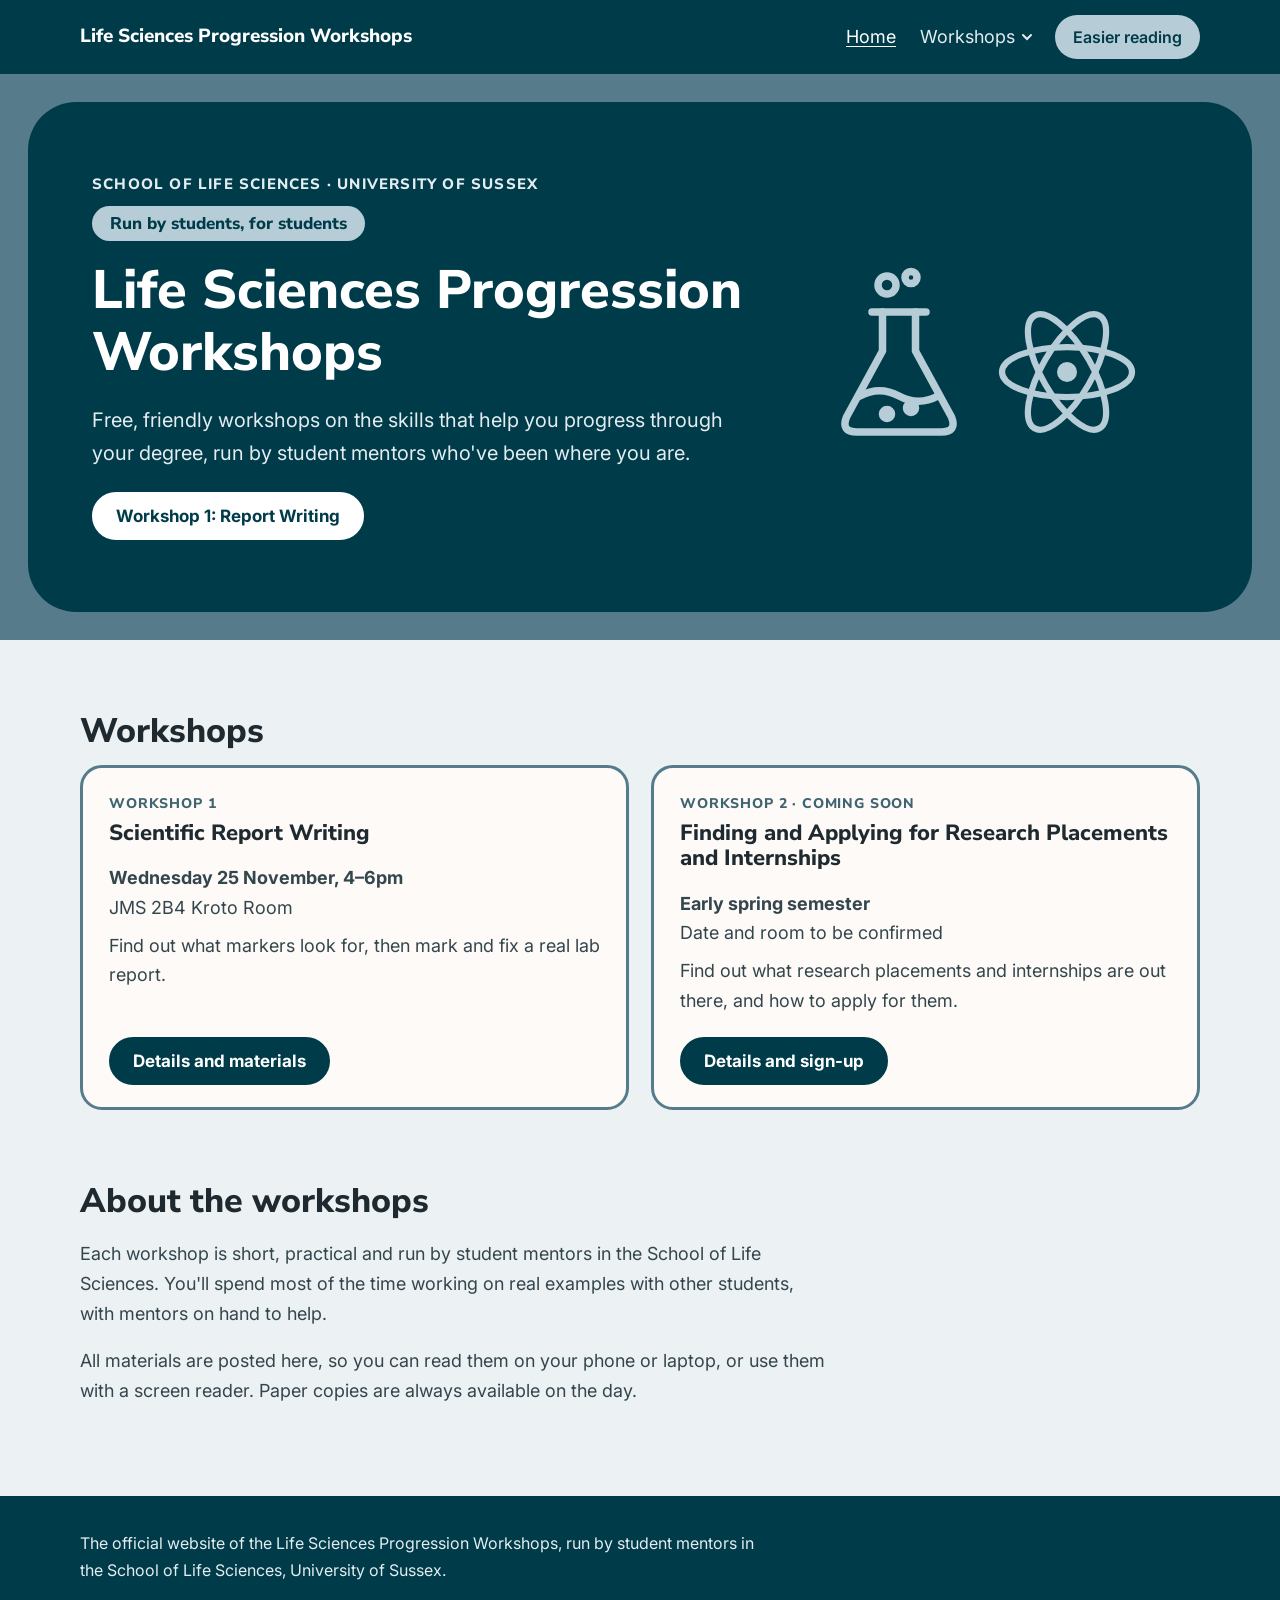
<file: index.html>
<!DOCTYPE html>
<html lang="en-GB">
<head>
<meta charset="utf-8">
<meta name="viewport" content="width=device-width, initial-scale=1">
<title>Life Sciences Progression Workshops</title>
<meta name="description" content="The official website of the Life Sciences Progression Workshops: free workshops run by students, for students, in the School of Life Sciences at the University of Sussex.">
<link rel="preconnect" href="https://fonts.googleapis.com">
<link rel="preconnect" href="https://fonts.gstatic.com" crossorigin>
<link rel="stylesheet" href="https://fonts.googleapis.com/css2?family=Inter:wght@400;600;700&family=Nunito+Sans:wght@700;800&display=swap">
<link rel="stylesheet" href="/assets/style.css">
</head>
<body>
<a class="skip" href="#main">Skip to content</a>

<header class="topbar">
  <div class="wrap">
    <a class="brand" href="/">Life Sciences Progression Workshops</a>
    <nav aria-label="Main">
      <a href="/" aria-current="page">Home</a>
      <div class="menu">
        <button class="menu-btn" type="button" aria-expanded="false" aria-controls="ws-menu">Workshops <svg aria-hidden="true" width="12" height="12" viewBox="0 0 12 12"><path d="M2 4l4 4 4-4" fill="none" stroke="currentColor" stroke-width="2" stroke-linecap="round"/></svg></button>
        <ul class="menu-list" id="ws-menu" hidden>
          <li><a href="/workshop-1/"><span class="m-num">Workshop 1</span><span class="m-focus">Scientific Report Writing</span></a></li>
          <li><a href="/workshop-2/"><span class="m-num">Workshop 2</span><span class="m-focus">Research Placements and Internships</span></a></li>
        </ul>
      </div>
      <button class="reading-toggle" id="reading" type="button" aria-pressed="false">Easier reading</button>
    </nav>
  </div>
</header>

<main id="main">
  <section class="hero" aria-labelledby="title">
    <div class="hero-panel">
      <div>
        <p class="eyebrow">School of Life Sciences · University of Sussex</p>
        <p class="pill">Run by students, for students</p>
        <h1 id="title">Life Sciences Progression Workshops</h1>
        <p class="lead" style="color:var(--on-dark)">Free, friendly workshops on the skills that help you progress through your degree, run by student mentors who've been where you are.</p>
        <div class="btns">
          <a class="btn" href="/workshop-1/">Workshop 1: Report Writing</a>
        </div>
      </div>
      <div class="hero-art" aria-hidden="true">
        <svg viewBox="0 0 100 120" fill="none" stroke="#B6CCD6" stroke-width="5" stroke-linecap="round" stroke-linejoin="round"><circle cx="42" cy="12" r="6"/><circle cx="58" cy="7" r="4"/><path d="M32 30 H68"/><path d="M39 30 V56 L15 100 Q11 110 22 110 H78 Q89 110 85 100 L61 56 V30"/><path d="M24 86 Q37 79 50 86 T76 86"/><circle cx="42" cy="98" r="3" fill="#B6CCD6"/><circle cx="58" cy="94" r="3" fill="#B6CCD6"/></svg>
        <svg viewBox="0 0 120 120" fill="none" stroke="#B6CCD6" stroke-width="5"><ellipse cx="60" cy="60" rx="52" ry="20"/><ellipse cx="60" cy="60" rx="52" ry="20" transform="rotate(60 60 60)"/><ellipse cx="60" cy="60" rx="52" ry="20" transform="rotate(-60 60 60)"/><circle cx="60" cy="60" r="8" fill="#B6CCD6" stroke="none"/></svg>
      </div>
    </div>
  </section>

  <section class="band" aria-labelledby="workshops">
    <div class="wrap">
      <h2 id="workshops">Workshops</h2>
      <div class="cards">
        <article class="card">
          <p class="tag">Workshop 1</p>
          <h3>Scientific Report Writing</h3>
          <p><b>Wednesday 25 November, 4–6pm</b><br>JMS 2B4 Kroto Room</p>
          <p>Find out what markers look for, then mark and fix a real lab report.</p>
          <div class="btns">
            <a class="btn dark" href="/workshop-1/">Details and materials</a>
          </div>
        </article>
        <article class="card">
          <p class="tag">Workshop 2 · Coming soon</p>
          <h3>Finding and Applying for Research Placements and Internships</h3>
          <p><b>Early spring semester</b><br>Date and room to be confirmed</p>
          <p>Find out what research placements and internships are out there, and how to apply for them.</p>
          <div class="btns">
            <a class="btn dark" href="/workshop-2/">Details and sign-up</a>
          </div>
        </article>
      </div>
    </div>
  </section>

  <section class="band" aria-labelledby="about">
    <div class="wrap">
      <h2 id="about">About the workshops</h2>
      <p>Each workshop is short, practical and run by student mentors in the School of Life Sciences. You'll spend most of the time working on real examples with other students, with mentors on hand to help.</p>
      <p>All materials are posted here, so you can read them on your phone or laptop, or use them with a screen reader. Paper copies are always available on the day.</p>
    </div>
  </section>
</main>

<footer>
  <div class="wrap">
    <p>The official website of the Life Sciences Progression Workshops, run by student mentors in the School of Life Sciences, University of Sussex.</p>
  </div>
</footer>
<script src="/assets/site.js"></script>
</body>
</html>
</file>
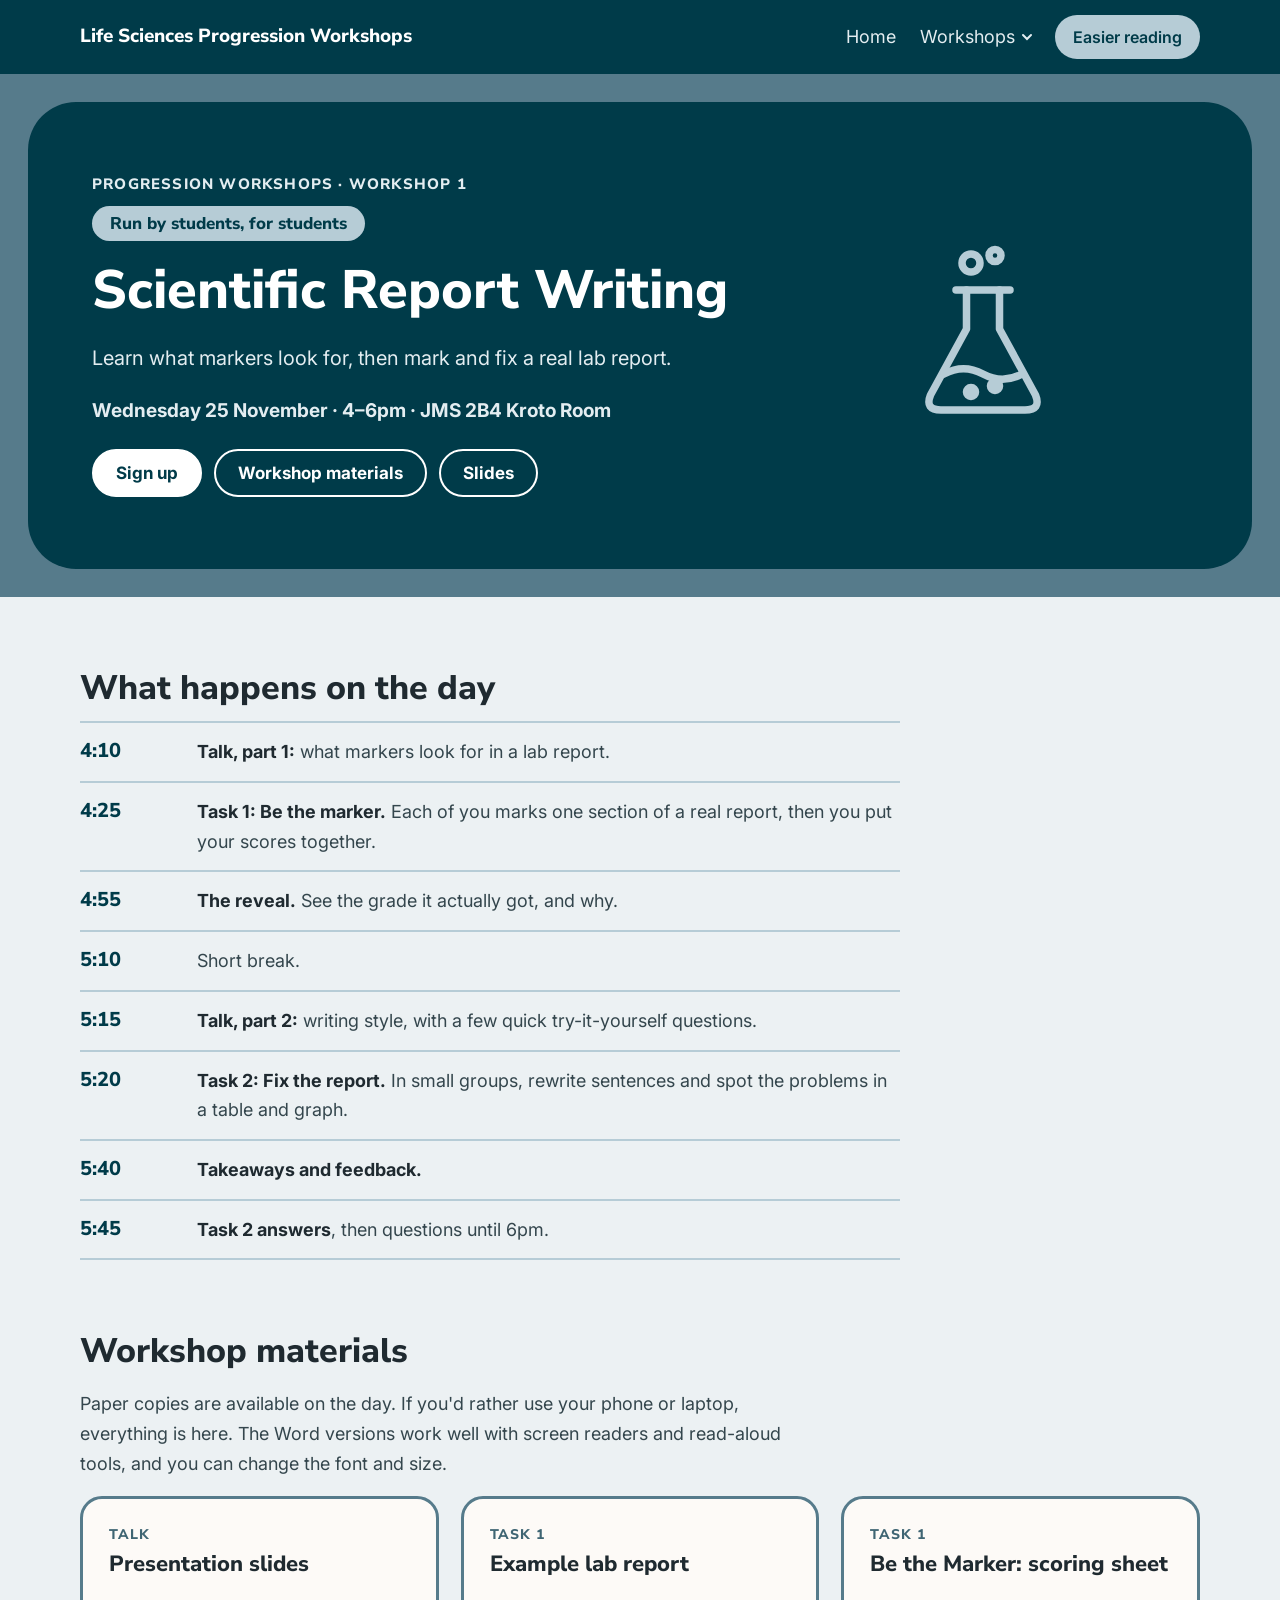
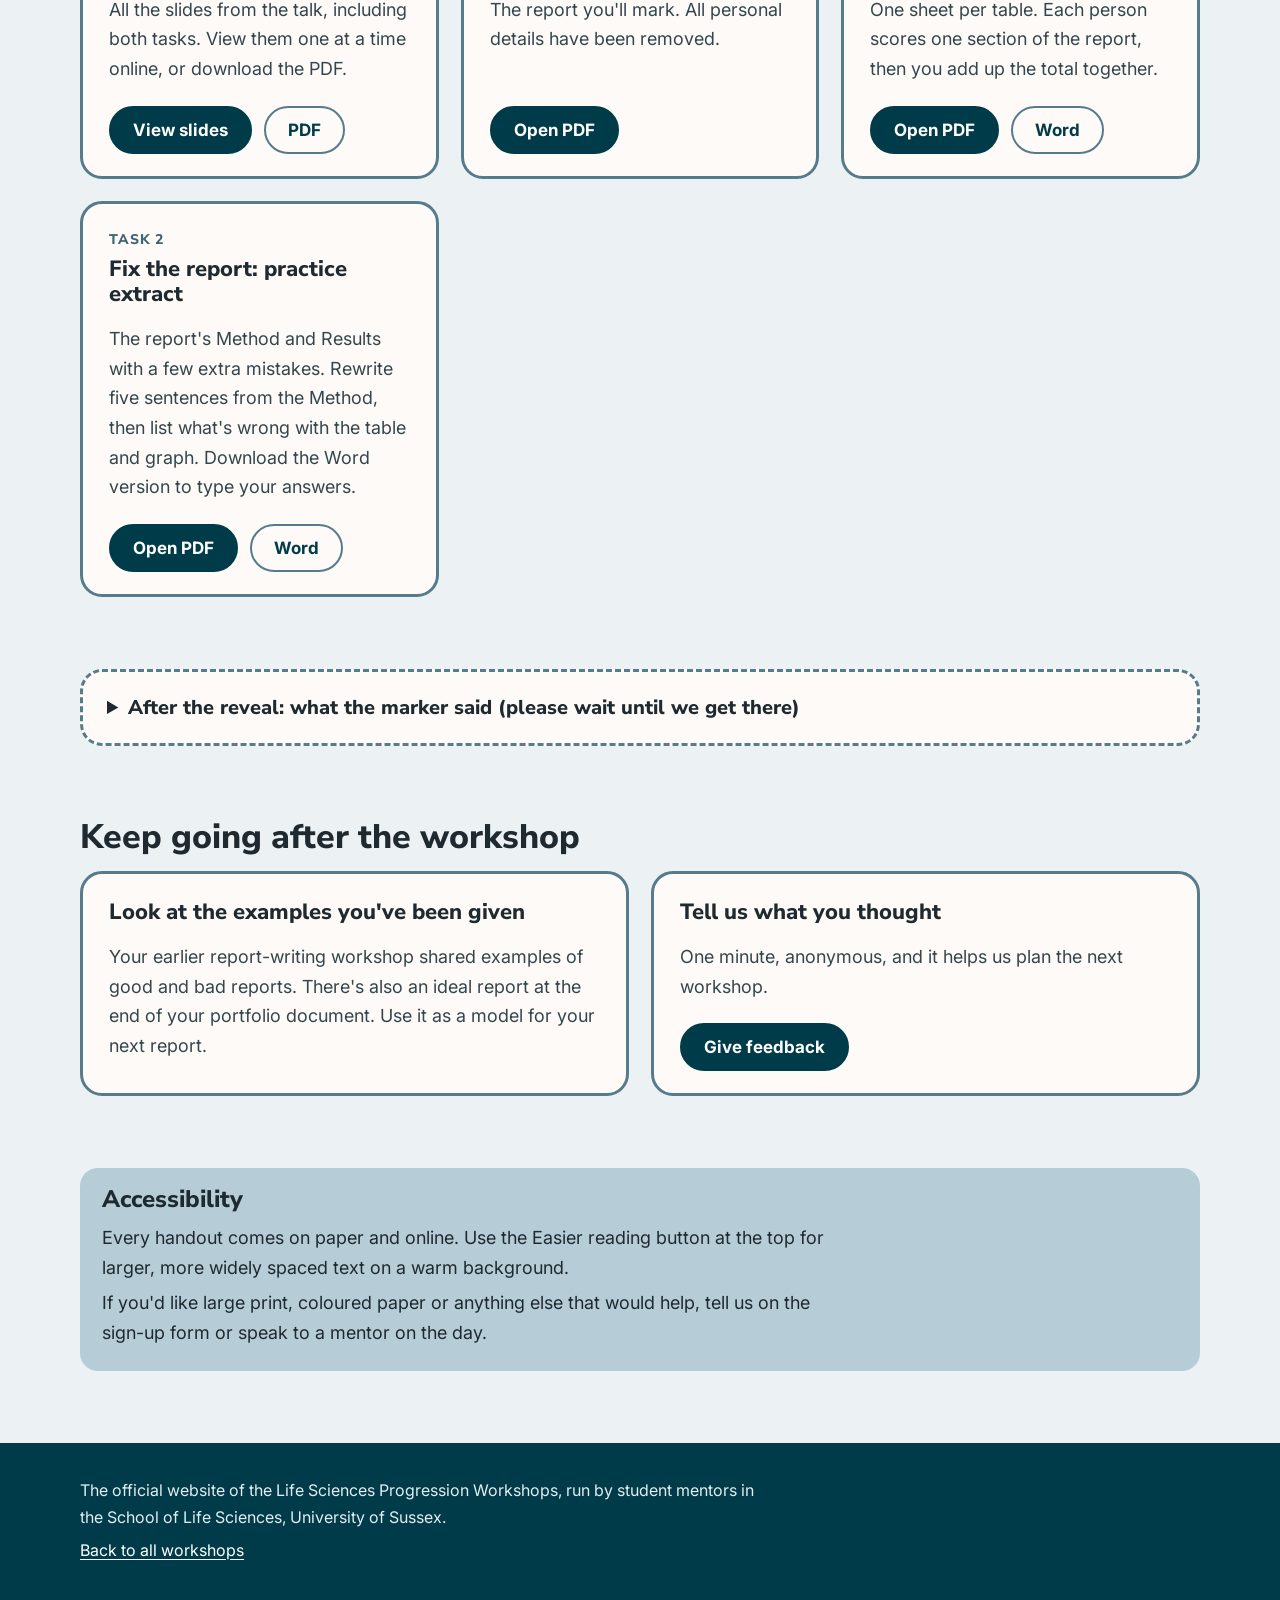
<file: workshop-1/index.html>
<!DOCTYPE html>
<html lang="en-GB">
<head>
<meta charset="utf-8">
<meta name="viewport" content="width=device-width, initial-scale=1">
<title>Workshop 1: Scientific Report Writing</title>
<meta name="description" content="Workshop 1 of the Life Sciences Progression Workshops: Scientific Report Writing. Details, timings and all workshop materials.">
<link rel="preconnect" href="https://fonts.googleapis.com">
<link rel="preconnect" href="https://fonts.gstatic.com" crossorigin>
<link rel="stylesheet" href="https://fonts.googleapis.com/css2?family=Inter:wght@400;600;700&family=Nunito+Sans:wght@700;800&display=swap">
<link rel="stylesheet" href="/assets/style.css">
</head>
<body>
<a class="skip" href="#main">Skip to content</a>

<header class="topbar">
  <div class="wrap">
    <a class="brand" href="/">Life Sciences Progression Workshops</a>
    <nav aria-label="Main">
      <a href="/">Home</a>
      <div class="menu">
        <button class="menu-btn" type="button" aria-expanded="false" aria-controls="ws-menu">Workshops <svg aria-hidden="true" width="12" height="12" viewBox="0 0 12 12"><path d="M2 4l4 4 4-4" fill="none" stroke="currentColor" stroke-width="2" stroke-linecap="round"/></svg></button>
        <ul class="menu-list" id="ws-menu" hidden>
          <li><a href="/workshop-1/" aria-current="page"><span class="m-num">Workshop 1</span><span class="m-focus">Scientific Report Writing</span></a></li>
          <li><a href="/workshop-2/"><span class="m-num">Workshop 2</span><span class="m-focus">Research Placements and Internships</span></a></li>
        </ul>
      </div>
      <button class="reading-toggle" id="reading" type="button" aria-pressed="false">Easier reading</button>
    </nav>
  </div>
</header>

<main id="main">
  <section class="hero" aria-labelledby="title">
    <div class="hero-panel">
      <div>
        <p class="eyebrow">Progression Workshops · Workshop 1</p>
        <p class="pill">Run by students, for students</p>
        <h1 id="title">Scientific Report Writing</h1>
        <p class="lead" style="color:var(--on-dark)">Learn what markers look for, then mark and fix a real lab report.</p>
        <p class="meta"><span class="nowrap">Wednesday 25 November</span> · <span class="nowrap">4–6pm</span> · <span class="nowrap">JMS 2B4 Kroto Room</span></p>
        <div class="btns">
          <a class="btn" href="https://docs.google.com/forms/d/e/1FAIpQLSfxtk-xlTkt-KfIsz_jpWCEpmfBM-td-MvJkPuQ1k4rFjFbvw/viewform">Sign up</a>
          <a class="btn ghost" href="#materials">Workshop materials</a>
          <a class="btn ghost" href="/workshop-1/slides/">Slides</a>
        </div>
      </div>
      <div class="hero-art" aria-hidden="true">
        <svg viewBox="0 0 100 120" fill="none" stroke="#B6CCD6" stroke-width="5" stroke-linecap="round" stroke-linejoin="round"><circle cx="42" cy="12" r="6"/><circle cx="58" cy="7" r="4"/><path d="M32 30 H68"/><path d="M39 30 V56 L15 100 Q11 110 22 110 H78 Q89 110 85 100 L61 56 V30"/><path d="M24 86 Q37 79 50 86 T76 86"/><circle cx="42" cy="98" r="3" fill="#B6CCD6"/><circle cx="58" cy="94" r="3" fill="#B6CCD6"/></svg>
      </div>
    </div>
  </section>

  <section class="band" aria-labelledby="plan">
    <div class="wrap">
      <h2 id="plan">What happens on the day</h2>
      <ol class="timeline">
        <li><time>4:10</time><span><b>Talk, part 1:</b> what markers look for in a lab report.</span></li>
        <li><time>4:25</time><span><b>Task 1: Be the marker.</b> Each of you marks one section of a real report, then you put your scores together.</span></li>
        <li><time>4:55</time><span><b>The reveal.</b> See the grade it actually got, and why.</span></li>
        <li><time>5:10</time><span>Short break.</span></li>
        <li><time>5:15</time><span><b>Talk, part 2:</b> writing style, with a few quick try-it-yourself questions.</span></li>
        <li><time>5:20</time><span><b>Task 2: Fix the report.</b> In small groups, rewrite sentences and spot the problems in a table and graph.</span></li>
        <li><time>5:40</time><span><b>Takeaways and feedback.</b></span></li>
        <li><time>5:45</time><span><b>Task 2 answers</b>, then questions until 6pm.</span></li>
      </ol>
    </div>
  </section>

  <section class="band" id="materials" aria-labelledby="mat">
    <div class="wrap">
      <h2 id="mat">Workshop materials</h2>
      <p>Paper copies are available on the day. If you'd rather use your phone or laptop, everything is here. The Word versions work well with screen readers and read-aloud tools, and you can change the font and size.</p>
      <div class="cards">
        <article class="card">
          <p class="tag">Talk</p>
          <h3>Presentation slides</h3>
          <p>All the slides from the talk, including both tasks. View them one at a time online, or download the PDF.</p>
          <div class="btns">
            <a class="btn dark" href="/workshop-1/slides/">View slides</a>
            <a class="btn line" href="/workshop-1/slides/workshop-1-slides.pdf">PDF</a>
          </div>
        </article>
        <article class="card">
          <p class="tag">Task 1</p>
          <h3>Example lab report</h3>
          <p>The report you'll mark. All personal details have been removed.</p>
          <div class="btns">
            <a class="btn dark" href="/workshop-1/files/example-report-anonymised.pdf">Open PDF</a>
          </div>
        </article>
        <article class="card">
          <p class="tag">Task 1</p>
          <h3>Be the Marker: scoring sheet</h3>
          <p>One sheet per table. Each person scores one section of the report, then you add up the total together.</p>
          <div class="btns">
            <a class="btn dark" href="/workshop-1/files/task-1-scoring-sheet.pdf">Open PDF</a>
            <a class="btn line" href="/workshop-1/files/task-1-scoring-sheet.docx" download>Word</a>
          </div>
        </article>
        <article class="card">
          <p class="tag">Task 2</p>
          <h3>Fix the report: practice extract</h3>
          <p>The report's Method and Results with a few extra mistakes. Rewrite five sentences from the Method, then list what's wrong with the table and graph. Download the Word version to type your answers.</p>
          <div class="btns">
            <a class="btn dark" href="/workshop-1/files/task-2-practice-extract.pdf">Open PDF</a>
            <a class="btn line" href="/workshop-1/files/task-2-practice-extract.docx" download>Word</a>
          </div>
        </article>
      </div>
    </div>
  </section>

  <section class="band" aria-labelledby="reveal">
    <div class="wrap">
      <h2 id="reveal" class="visually-hidden" style="position:absolute;left:-9999px">After the reveal</h2>
      <details class="spoiler">
        <summary>After the reveal: what the marker said (please wait until we get there)</summary>
        <div>
          <p>The real grade, the score for each criterion, and the marker's comments, tidied up. You'll want this for Task 2.</p>
          <div class="btns">
            <a class="btn dark" href="/workshop-1/files/feedback-handout.pdf">Open PDF</a>
            <a class="btn line" href="/workshop-1/files/feedback-handout.docx" download>Word</a>
          </div>
        </div>
      </details>
    </div>
  </section>

  <section class="band" aria-labelledby="more">
    <div class="wrap">
      <h2 id="more">Keep going after the workshop</h2>
      <div class="cards">
        <article class="card">
          <h3>Look at the examples you've been given</h3>
          <p>Your earlier report-writing workshop shared examples of good and bad reports. There's also an ideal report at the end of your portfolio document. Use it as a model for your next report.</p>
        </article>
        <article class="card">
          <h3>Tell us what you thought</h3>
          <p>One minute, anonymous, and it helps us plan the next workshop.</p>
          <div class="btns">
            <a class="btn dark" href="https://docs.google.com/forms/d/e/1FAIpQLSfA5xaraMRmL9UnuIcwa5y4N6G2WOW-WG8lnycN9FRfl-25Fw/viewform">Give feedback</a>
          </div>
        </article>
      </div>
    </div>
  </section>

  <section class="band" aria-labelledby="access">
    <div class="wrap">
      <div class="note">
        <h2 id="access" style="font-size:24px">Accessibility</h2>
        <p>Every handout comes on paper and online. Use the Easier reading button at the top for larger, more widely spaced text on a warm background.</p>
        <p>If you'd like large print, coloured paper or anything else that would help, tell us on the sign-up form or speak to a mentor on the day.</p>
      </div>
    </div>
  </section>
</main>

<footer>
  <div class="wrap">
    <p>The official website of the Life Sciences Progression Workshops, run by student mentors in the School of Life Sciences, University of Sussex.</p>
    <p><a href="/">Back to all workshops</a></p>
  </div>
</footer>
<script src="/assets/site.js"></script>
</body>
</html>
</file>
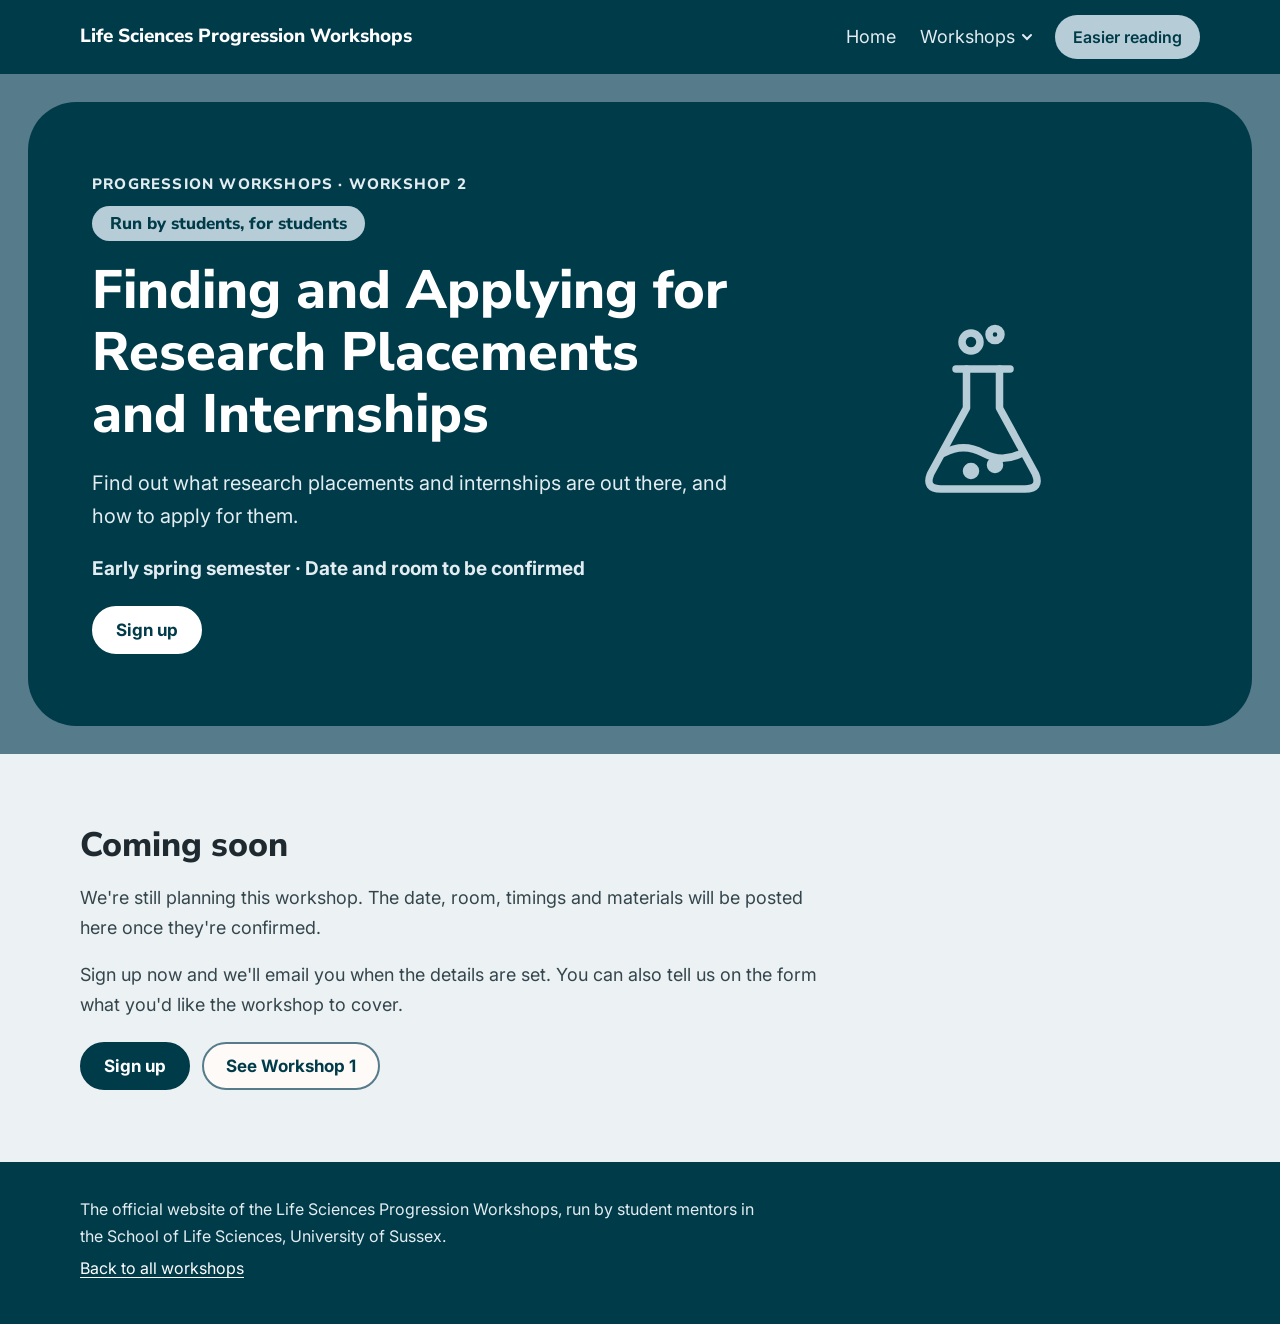
<file: workshop-2/index.html>
<!DOCTYPE html>
<html lang="en-GB">
<head>
<meta charset="utf-8">
<meta name="viewport" content="width=device-width, initial-scale=1">
<title>Workshop 2: Finding and Applying for Research Placements and Internships</title>
<meta name="description" content="Workshop 2 of the Life Sciences Progression Workshops: Finding and Applying for Research Placements and Internships. Early spring semester. Sign up now.">
<link rel="preconnect" href="https://fonts.googleapis.com">
<link rel="preconnect" href="https://fonts.gstatic.com" crossorigin>
<link rel="stylesheet" href="https://fonts.googleapis.com/css2?family=Inter:wght@400;600;700&family=Nunito+Sans:wght@700;800&display=swap">
<link rel="stylesheet" href="/assets/style.css">
</head>
<body>
<a class="skip" href="#main">Skip to content</a>

<header class="topbar">
  <div class="wrap">
    <a class="brand" href="/">Life Sciences Progression Workshops</a>
    <nav aria-label="Main">
      <a href="/">Home</a>
      <div class="menu">
        <button class="menu-btn" type="button" aria-expanded="false" aria-controls="ws-menu">Workshops <svg aria-hidden="true" width="12" height="12" viewBox="0 0 12 12"><path d="M2 4l4 4 4-4" fill="none" stroke="currentColor" stroke-width="2" stroke-linecap="round"/></svg></button>
        <ul class="menu-list" id="ws-menu" hidden>
          <li><a href="/workshop-1/"><span class="m-num">Workshop 1</span><span class="m-focus">Scientific Report Writing</span></a></li>
          <li><a href="/workshop-2/" aria-current="page"><span class="m-num">Workshop 2</span><span class="m-focus">Research Placements and Internships</span></a></li>
        </ul>
      </div>
      <button class="reading-toggle" id="reading" type="button" aria-pressed="false">Easier reading</button>
    </nav>
  </div>
</header>

<main id="main">
  <section class="hero" aria-labelledby="title">
    <div class="hero-panel">
      <div>
        <p class="eyebrow">Progression Workshops · Workshop 2</p>
        <p class="pill">Run by students, for students</p>
        <h1 id="title">Finding and Applying for Research Placements and Internships</h1>
        <p class="lead" style="color:var(--on-dark)">Find out what research placements and internships are out there, and how to apply for them.</p>
        <p class="meta"><span class="nowrap">Early spring semester</span> · <span class="nowrap">Date and room to be confirmed</span></p>
        <div class="btns">
          <a class="btn" href="https://docs.google.com/forms/d/e/1FAIpQLSfhmYk0yfymde_zVUSN7ECt0IJUjIvBPgo0QS1sGFBWzrRhcA/viewform">Sign up</a>
        </div>
      </div>
      <div class="hero-art" aria-hidden="true">
        <svg viewBox="0 0 100 120" fill="none" stroke="#B6CCD6" stroke-width="5" stroke-linecap="round" stroke-linejoin="round"><circle cx="42" cy="12" r="6"/><circle cx="58" cy="7" r="4"/><path d="M32 30 H68"/><path d="M39 30 V56 L15 100 Q11 110 22 110 H78 Q89 110 85 100 L61 56 V30"/><path d="M24 86 Q37 79 50 86 T76 86"/><circle cx="42" cy="98" r="3" fill="#B6CCD6"/><circle cx="58" cy="94" r="3" fill="#B6CCD6"/></svg>
      </div>
    </div>
  </section>

  <section class="band" aria-labelledby="soon">
    <div class="wrap">
      <h2 id="soon">Coming soon</h2>
      <p>We're still planning this workshop. The date, room, timings and materials will be posted here once they're confirmed.</p>
      <p>Sign up now and we'll email you when the details are set. You can also tell us on the form what you'd like the workshop to cover.</p>
      <div class="btns">
        <a class="btn dark" href="https://docs.google.com/forms/d/e/1FAIpQLSfhmYk0yfymde_zVUSN7ECt0IJUjIvBPgo0QS1sGFBWzrRhcA/viewform">Sign up</a>
        <a class="btn line" href="/workshop-1/">See Workshop 1</a>
      </div>
    </div>
  </section>
</main>

<footer>
  <div class="wrap">
    <p>The official website of the Life Sciences Progression Workshops, run by student mentors in the School of Life Sciences, University of Sussex.</p>
    <p><a href="/">Back to all workshops</a></p>
  </div>
</footer>
<script src="/assets/site.js"></script>
</body>
</html>
</file>
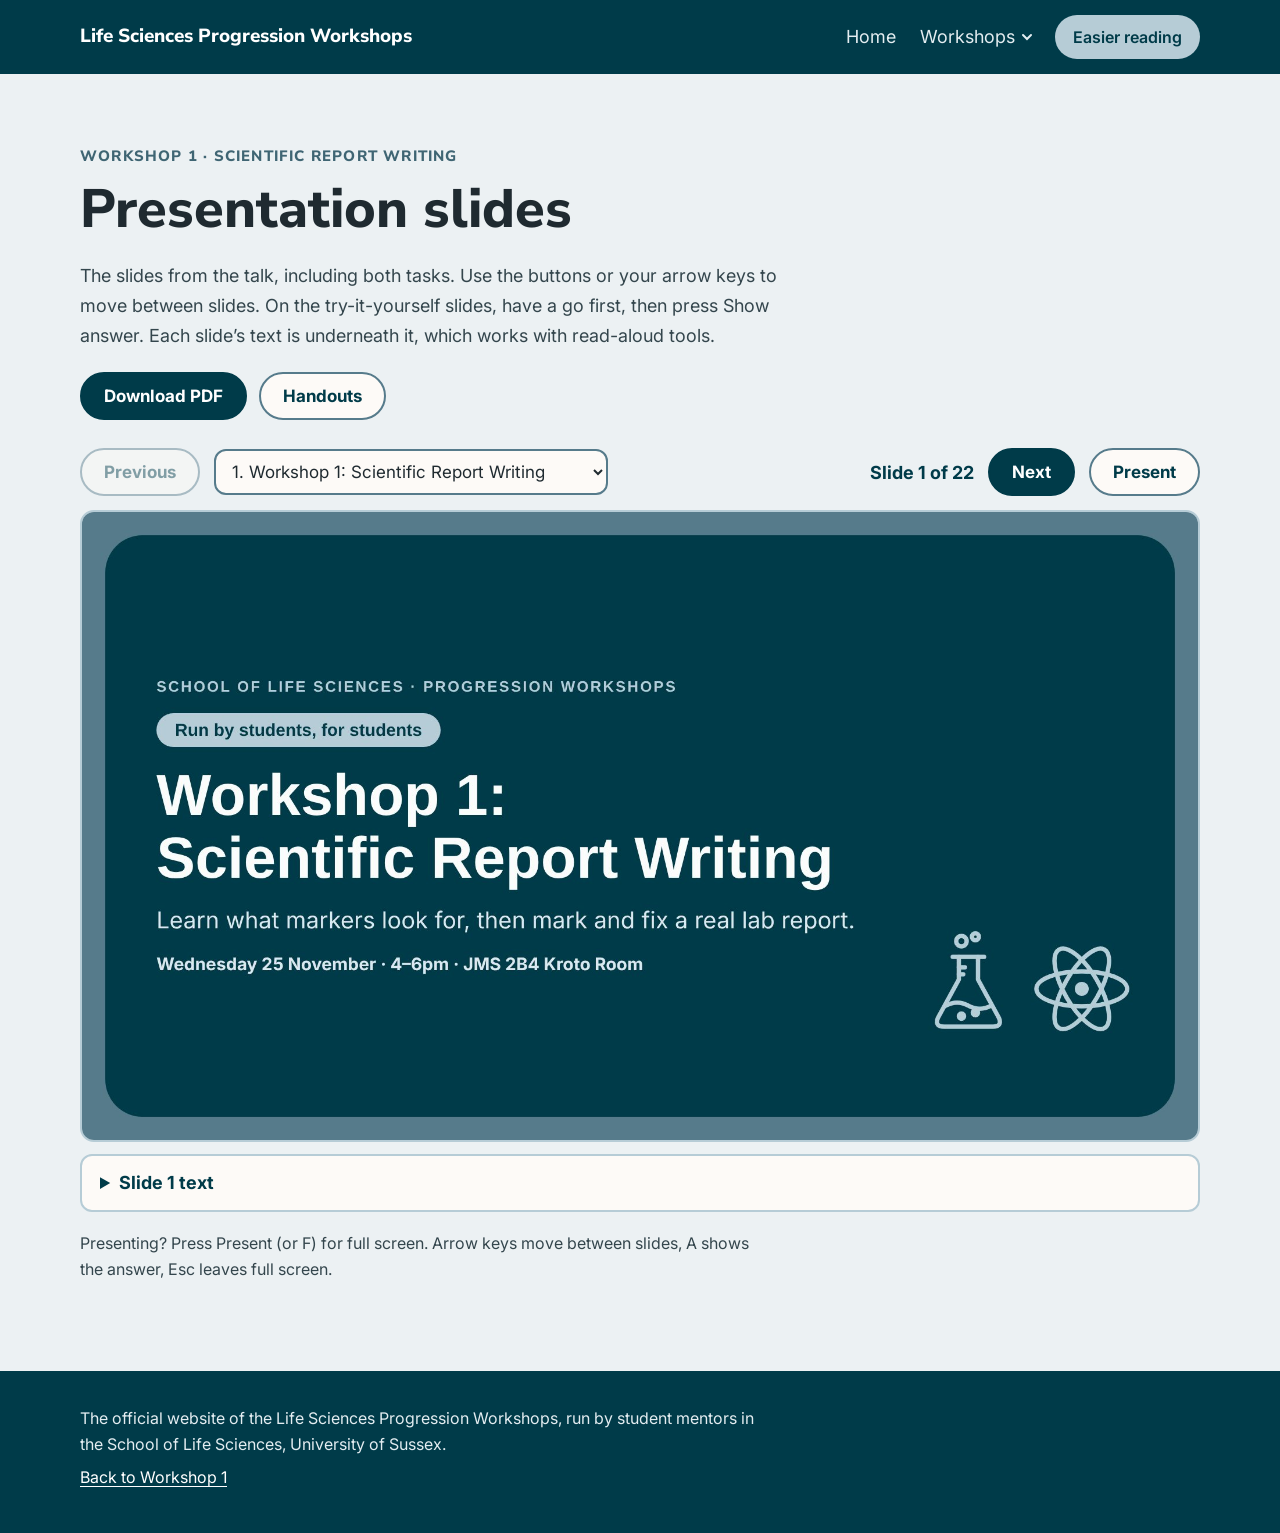
<file: workshop-1/slides/index.html>
<!DOCTYPE html>
<html lang="en-GB">
<head>
<meta charset="utf-8">
<meta name="viewport" content="width=device-width, initial-scale=1">
<title>Slides: Workshop 1, Scientific Report Writing</title>
<meta name="description" content="The presentation slides for Workshop 1 of the Life Sciences Progression Workshops: Scientific Report Writing.">
<link rel="preconnect" href="https://fonts.googleapis.com">
<link rel="preconnect" href="https://fonts.gstatic.com" crossorigin>
<link rel="stylesheet" href="https://fonts.googleapis.com/css2?family=Inter:wght@400;600;700&family=Nunito+Sans:wght@700;800&display=swap">
<link rel="stylesheet" href="/assets/style.css">
</head>
<body>
<a class="skip" href="#main">Skip to content</a>

<header class="topbar">
  <div class="wrap">
    <a class="brand" href="/">Life Sciences Progression Workshops</a>
    <nav aria-label="Main">
      <a href="/">Home</a>
      <div class="menu">
        <button class="menu-btn" type="button" aria-expanded="false" aria-controls="ws-menu">Workshops <svg aria-hidden="true" width="12" height="12" viewBox="0 0 12 12"><path d="M2 4l4 4 4-4" fill="none" stroke="currentColor" stroke-width="2" stroke-linecap="round"/></svg></button>
        <ul class="menu-list" id="ws-menu" hidden>
          <li><a href="/workshop-1/" aria-current="page"><span class="m-num">Workshop 1</span><span class="m-focus">Scientific Report Writing</span></a></li>
          <li><a href="/workshop-2/"><span class="m-num">Workshop 2</span><span class="m-focus">Research Placements and Internships</span></a></li>
        </ul>
      </div>
      <button class="reading-toggle" id="reading" type="button" aria-pressed="false">Easier reading</button>
    </nav>
  </div>
</header>

<main id="main">
  <section class="band slides-band" aria-labelledby="title">
    <div class="wrap">
      <p class="eyebrow" style="color:var(--slate-text)">Workshop 1 · Scientific Report Writing</p>
      <h1 id="title">Presentation slides</h1>
      <p>The slides from the talk, including both tasks. Use the buttons or your arrow keys to move between slides. On the try-it-yourself slides, have a go first, then press Show answer. Each slide’s text is underneath it, which works with read-aloud tools.</p>
      <div class="btns">
        <a class="btn dark" href="/workshop-1/slides/workshop-1-slides.pdf?v=11">Download PDF</a>
        <a class="btn line" href="/workshop-1/#materials">Handouts</a>
      </div>

      <div class="viewer" id="viewer">
        <div class="viewer-bar" hidden>
          <button class="btn line" type="button" id="prev">Previous</button>
          <label class="jump"><span class="sr">Go to slide</span>
            <select id="jump"><option value="1">1. Workshop 1: Scientific Report Writing</option><option value="2">2. What the next two hours look like</option><option value="3">3. You will be able to…</option><option value="4">4. A lab report is not an essay</option><option value="5">5. IMRaD: four main sections</option><option value="6">6. Describe it, then justify it</option><option value="7">7. Tables and figures</option><option value="8">8. Every claim needs evidence</option><option value="9">9. Be specific</option><option value="10">10. Harvard referencing</option><option value="11">11. Royal Society of Chemistry (RSC)</option><option value="12">12. You are the marker</option><option value="13">13. What the marker gave it</option><option value="14">14. What the marker said</option><option value="15">15. 5-minute break</option><option value="16">16. Write it like a scientist</option><option value="17">17. Where does it go?</option><option value="18">18. Vague or specific?</option><option value="19">19. Fix the report</option><option value="20">20. Three things to take away</option><option value="21">21. Model rewrites</option><option value="22">22. What’s wrong with the table and graph?</option></select></label>
          <span class="count" id="count" aria-live="polite"></span>
          <button class="btn dark" type="button" id="next">Next</button>
          <button class="btn line" type="button" id="present" aria-pressed="false">Present</button>
        </div>
        <ol class="slides" id="slides">
<li class="slide" id="slide-1">
  <div class="frame">
  <img src="/workshop-1/slides/img/slide-01.jpg?v=11" width="1920" height="1080" loading="eager" alt="Slide 1: Workshop 1: Scientific Report Writing. The full slide text is below.">
  </div>
  <details class="slide-text"><summary>Slide 1 text</summary><p>School of Life Sciences · Progression Workshops</p><p>Run by students, for students</p><p>Workshop 1:Scientific Report Writing</p><p>Learn what markers look for, then mark and fix a real lab report.</p><p>Wednesday 25 November · 4–6pm · JMS 2B4 Kroto Room</p></details>
</li>
<li class="slide" id="slide-2">
  <div class="frame">
  <img src="/workshop-1/slides/img/slide-02.jpg?v=11" width="1920" height="1080" loading="eager" alt="Slide 2: What the next two hours look like. The full slide text is below.">
  </div>
  <details class="slide-text"><summary>Slide 2 text</summary><p>Today</p><p>What the next two hours look like</p><p>TimeWhat we’re doing</p><p>4:10Part 1: what markers look for</p><p>4:25Task 1: Be the marker (a section each)</p><p>4:55The reveal: the real grade</p><p>5:10Short break</p><p>5:15Part 2: writing style, try it yourself</p><p>5:20Task 2: Fix the report (in groups)</p><p>5:40Takeaways and feedback</p><p>5:45Task 2 answers, questions until 6:00</p></details>
</li>
<li class="slide" id="slide-3">
  <div class="frame">
  <img src="/workshop-1/slides/img/slide-03.jpg?v=11" width="1920" height="1080" loading="lazy" alt="Slide 3: You will be able to…. The full slide text is below.">
  </div>
  <details class="slide-text"><summary>Slide 3 text</summary><p>By the end of today</p><p>You will be able to…</p><p>Name the four IMRaD sections of a lab report and what goes in each</p><p>Present data in numbered, titled tables and properly labelled figures</p><p>Back up your discussion and evaluation with evidence</p></details>
</li>
<li class="slide" id="slide-4">
  <div class="frame">
  <img src="/workshop-1/slides/img/slide-04.jpg?v=11" width="1920" height="1080" loading="lazy" alt="Slide 4: A lab report is not an essay. The full slide text is below.">
  </div>
  <details class="slide-text"><summary>Slide 4 text</summary><p>The basics</p><p>A lab report is not an essay</p><p>EssayLab report</p><p>PurposeArgues a point of viewReports what was done and found</p><p>StructureFlowing paragraphs, few headingsFixed sections with subheadings</p><p>VoiceCan be personal (“I think…”)Impersonal and past tense</p><p>EvidenceQuotes and examplesData in tables and figures</p><p>OpinionThroughoutOnly in Discussion, with evidence</p></details>
</li>
<li class="slide" id="slide-5">
  <div class="frame">
  <img src="/workshop-1/slides/img/slide-05.jpg?v=11" width="1920" height="1080" loading="lazy" alt="Slide 5: IMRaD: four main sections. The full slide text is below.">
  </div>
  <details class="slide-text"><summary>Slide 5 text</summary><p>Structure</p><p>IMRaD: four main sections</p><p>Start with a Title that names the reactants and the type of reaction.</p><p>IIntroduction</p><p>Why it matters</p><p>Includes</p><p>Background and theoryBalanced equationAims</p><p>MMethod</p><p>What you did</p><p>Includes</p><p>Detail to repeat itWhy each step is used</p><p>RResults</p><p>What you found</p><p>Includes</p><p>Tables and figuresCalculationsPercentage yield</p><p>DDiscussion</p><p>What it means</p><p>Includes</p><p>Compare with sourcesEvaluationConclusion (if asked)</p><p>End with References in Harvard (or RSC for chemists!) style. Some modules want the Conclusion as its own section: check your brief.</p></details>
</li>
<li class="slide" id="slide-6">
  <div class="frame">
  <img src="/workshop-1/slides/img/slide-06.jpg?v=11" width="1920" height="1080" loading="lazy" alt="Slide 6: Describe it, then justify it. The full slide text is below.">
  </div>
  <details class="slide-text"><summary>Slide 6 text</summary><p>Method</p><p>Describe it, then justify it</p><p>DescribeEnough detail to repeat it: amounts, equipment, conditions, timings.</p><p>JustifySay why each key step or piece of equipment is used.“Crystals were washed with chilled water so impurities dissolved but little product was lost.”</p><p>Raw data goes in the Results, not the Method.</p></details>
</li>
<li class="slide" id="slide-7">
  <div class="frame">
  <img src="/workshop-1/slides/img/slide-07.jpg?v=11" width="1920" height="1080" loading="lazy" alt="Slide 7: Tables and figures. The full slide text is below.">
  </div>
  <details class="slide-text"><summary>Slide 7 text</summary><p>Presenting data</p><p>Tables and figures</p><p>Tables</p><p>Number and title above</p><p>Units in the column headings</p><p>Always state your percentage yield</p><p>Figures and graphs</p><p>Number and caption below</p><p>Label both axes, with units</p><p>Mention every figure in the text</p><p>Ask: does this need a graph at all?</p><p>Table 1: Absorbance of glucose standards at 540 nm (example layout)</p><p>Glucose (mg cm⁻³)Absorbance</p><p>0.00.00</p><p>0.50.21</p></details>
</li>
<li class="slide" id="slide-8">
  <div class="frame">
  <img src="/workshop-1/slides/img/slide-08.jpg?v=11" width="1920" height="1080" loading="lazy" alt="Slide 8: Every claim needs evidence. The full slide text is below.">
  </div>
  <details class="slide-text"><summary>Slide 8 text</summary><p>Discussion</p><p>Every claim needs evidence</p><p>ComparePut your result beside a published value, and cite it.</p><p>JudgeSay whether it’s good. For an organic synthesis, markers expect around 50% or more to count as a good yield.</p><p>ExplainUse theory to explain differences, such as why impurities lower a melting point.</p><p>Use journals, textbooks and data books, not general websites.</p></details>
</li>
<li class="slide" id="slide-9">
  <div class="frame">
  <img src="/workshop-1/slides/img/slide-09.jpg?v=11" width="1920" height="1080" loading="lazy" alt="Slide 9: Be specific. The full slide text is below.">
  </div>
  <details class="slide-text"><summary>Slide 9 text</summary><p>Evaluation</p><p>Be specific</p><p>Vague</p><p>“Human error”“Unknown factors affected the results”“Be more careful next time”</p><p>Specific</p><p>Product was lost on the filter paper at each filtration stepThe sample was probably still wet when weighed, so its mass was too highAn acid chloride could replace the anhydride for a faster, more complete reaction</p></details>
</li>
<li class="slide" id="slide-10">
  <div class="frame">
  <img src="/workshop-1/slides/img/slide-10.jpg?v=11" width="1920" height="1080" loading="lazy" alt="Slide 10: Harvard referencing. The full slide text is below.">
  </div>
  <details class="slide-text"><summary>Slide 10 text</summary><p>References</p><p>Harvard referencing</p><p>In the text…has a melting point of 114 °C (Author, Year).</p><p>In the reference list</p><p>Full details, in alphabetical order, with access dates for websites. Use academic sources where you can.</p><p>For the full format, use the guide from your earlier report-writing workshop.</p></details>
</li>
<li class="slide" id="slide-11">
  <div class="frame">
  <img src="/workshop-1/slides/img/slide-11.jpg?v=11" width="1920" height="1080" loading="lazy" alt="Slide 11: Royal Society of Chemistry (RSC). The full slide text is below.">
  </div>
  <details class="slide-text"><summary>Slide 11 text</summary><p>References</p><p>Royal Society of Chemistry (RSC)</p><p>In the text…has a melting point of 114 °C.8</p><p>In the reference list</p><p>Number) Initial. Surname, Journal name, year, volume, pages.</p><p>Example:</p><p>8) Y. Song, E. K. Kohlmeir and T. J. Meade. Journal American Chemical Society, 2008, 130, 6662–6663</p></details>
</li>
<li class="slide" id="slide-12">
  <div class="frame">
  <img src="/workshop-1/slides/img/slide-12.jpg?v=11" width="1920" height="1080" loading="lazy" alt="Slide 12: You are the marker. The full slide text is below.">
  </div>
  <details class="slide-text"><summary>Slide 12 text</summary><p>Task 1 · 25 minutes · one section each</p><p>You are the marker</p><p>Pick a section below. Write your name next to it on the sheet.</p><p>Read it, then score each criterion (guide on the sheet).</p><p>Share scores, score Presentation together, add up the total.</p><p>The four sections:</p><p>1. Introduction and Aim</p><p>2. Method</p><p>3. Results</p><p>4. Conclusions and Evaluation</p><p>0–10 min: read</p><p>10–17 min: score</p><p>17–25 min: share and add up</p><p>Digital copiesThe example report and scoring sheet, to read on your phone or try again later</p></details>
</li>
<li class="slide" id="slide-13">
  <div class="frame">
  <img src="/workshop-1/slides/img/slide-13.jpg?v=11" width="1920" height="1080" loading="lazy" alt="Slide 13: What the marker gave it. The full slide text is below.">
  </div>
  <details class="slide-text"><summary>Slide 13 text</summary><p>The reveal</p><p>What the marker gave it</p><p>42out of 100</p><p>Introduction5/10</p><p>Engagement with aims5/10</p><p>Method description5/10</p><p>Methods justification2/10</p><p>Data processing3/10</p><p>Data manipulation5/10</p><p>Analysis6/10</p><p>Discussion3/10</p><p>Evaluation2/10</p><p>Presentation6/10</p></details>
</li>
<li class="slide" id="slide-14">
  <div class="frame">
  <img src="/workshop-1/slides/img/slide-14.jpg?v=11" width="1920" height="1080" loading="lazy" alt="Slide 14: What the marker said. The full slide text is below.">
  </div>
  <details class="slide-text"><summary>Slide 14 text</summary><p>Feedback</p><p>What the marker said</p><p>“Tabulate this data in the results section.”Data processing</p><p>“Figures need signposting at appropriate points in the text.”Presentation</p><p>“It is your job here to suggest things.”Evaluation</p><p>“Internet references need the dates accessed to be complete.”Presentation</p></details>
</li>
<li class="slide" id="slide-15">
  <div class="frame">
  <img src="/workshop-1/slides/img/slide-15.jpg?v=11" width="1920" height="1080" loading="lazy" alt="Slide 15: 5-minute break. The full slide text is below.">
  </div>
  <details class="slide-text"><summary>Slide 15 text</summary><p>Short break</p><p>5-minute break</p><p>Stretch, grab a drink. Part 2 starts at 5:15.</p></details>
</li>
<li class="slide" id="slide-16">
  <div class="frame">
  <img src="/workshop-1/slides/img/slide-16.jpg?v=11" width="1920" height="1080" loading="lazy" alt="Slide 16: Write it like a scientist. The full slide text is below.">
  <div class="answer-wrap">
    <button class="btn dark answer-btn" type="button" aria-expanded="false" aria-controls="answer-16">Show answer</button>
    <div class="answer answer-style" id="answer-16" hidden><p><b>Three problems:</b></p><ul><li>It uses “I”.</li><li>A liquid is measured, not “weighed on a scale”.</li><li>It’s one long run-on sentence.</li></ul>
<p><b>Better:</b> “Ethanoic anhydride (1.0 cm³) was added, and the mixture was stirred until it dissolved.”</p></div>
  </div>
  </div>
  <details class="slide-text"><summary>Slide 16 text</summary><p>Part 2 · Writing style</p><p>Write it like a scientist</p><p>Full sentences, accurate punctuation</p><p>Paragraphs, not one long sentence</p><p>Past tense for what you did</p><p>No “I” or “we”</p><p>Concise, academic tone</p><p>Try it: spot the mistakes</p><p>“…next I weighed 1ml of ethanoic anhydride on a scale, added it to the solution of phenyl ammonium chloride and stirred until dissolved.”</p><p>How many problems can you find? Talk to your table.</p></details>
</li>
<li class="slide" id="slide-17">
  <div class="frame">
  <img src="/workshop-1/slides/img/slide-17.jpg?v=11" width="1920" height="1080" loading="lazy" alt="Slide 17: Where does it go?. The full slide text is below.">
  <div class="answer-wrap">
    <button class="btn dark answer-btn" type="button" aria-expanded="false" aria-controls="answer-17">Show answer</button>
    <div class="answer answer-trywhere" id="answer-17" hidden><ul><li><b>1. Results.</b> It’s a value you worked out.</li><li><b>2. Evaluation</b> (Discussion is also fine). It explains a weakness.</li><li><b>3. Introduction.</b> It’s background.</li></ul></div>
  </div>
  </div>
  <details class="slide-text"><summary>Slide 17 text</summary><p>Try it yourself</p><p>Where does it go?</p><p>Which section does each sentence belong in? Decide as a table.</p><p>1. “The percentage yield was 3.83%.”</p><p>2. “Some product was probably lost during filtration.”</p><p>3. “Acetanilide was once used as a painkiller.”</p><p>IntroductionMethodResultsDiscussionEvaluation</p></details>
</li>
<li class="slide" id="slide-18">
  <div class="frame">
  <img src="/workshop-1/slides/img/slide-18.jpg?v=11" width="1920" height="1080" loading="lazy" alt="Slide 18: Vague or specific?. The full slide text is below.">
  <div class="answer-wrap">
    <button class="btn dark answer-btn" type="button" aria-expanded="false" aria-controls="answer-18">Show answer</button>
    <div class="answer answer-tryvague" id="answer-18" hidden><ul><li><b>A. Vague.</b> Which results, and why?</li><li><b>B. Specific.</b> It names the cause and the effect.</li><li><b>C. Vague.</b> Which errors?</li></ul>
<p><b>Better A:</b> “The yield was low because product was lost on the filter paper.”</p></div>
  </div>
  </div>
  <details class="slide-text"><summary>Slide 18 text</summary><p>Try it yourself</p><p>Vague or specific?</p><p>Would a marker give credit for these? Decide as a table.</p><p>A. “The results were not very accurate.”</p><p>B. “Some crystals stayed in the conical flask after transfer, which lowered the yield.”</p><p>C. “Errors may have occurred during the experiment.”</p><p>Try making one vague point specific</p></details>
</li>
<li class="slide" id="slide-19">
  <div class="frame">
  <img src="/workshop-1/slides/img/slide-19.jpg?v=11" width="1920" height="1080" loading="lazy" alt="Slide 19: Fix the report. The full slide text is below.">
  </div>
  <details class="slide-text"><summary>Slide 19 text</summary><p>Task 2 · 20 minutes · in groups</p><p>Fix the report</p><p>The practice extract is the Method and Results from the report you marked, with a few extra mistakes added.</p><p>Part A · 15 minutes</p><p>Each person rewrites one of sentences [1] to [5]: just the underlined part. Then swap and check.</p><p>Part B · 5 minutes</p><p>As a group, list three things wrong with the table and three with the graph. Don’t redraw them.</p><p>Guide: the ideal report at the end of your portfolio document</p><p>Digital copiesThe practice extract as a Word file you can type into</p></details>
</li>
<li class="slide" id="slide-20">
  <div class="frame">
  <img src="/workshop-1/slides/img/slide-20.jpg?v=11" width="1920" height="1080" loading="lazy" alt="Slide 20: Three things to take away. The full slide text is below.">
  </div>
  <details class="slide-text"><summary>Slide 20 text</summary><p>Questions and next steps</p><p>Three things to take away</p><p>Follow the structure: sections, past tense, no “I”.</p><p>Present data properly: numbered tables, units, yields.</p><p>Back every claim with evidence, and be specific.</p><p>Where to find help</p><p>Example reports from your earlier report-writing workshop</p><p>The ideal report at the end of your portfolio document</p><p>The Skills Hub, the library and your progression mentors</p><p>These slides and all handouts: lifesci-progression.vercel.app</p><p>FeedbackPlease scan now. It takes a minute and is anonymous.</p><p>Next: Workshop 2Research placements and internships, early spring semester. Scan to sign up.</p></details>
</li>
<li class="slide" id="slide-21">
  <div class="frame">
  <img src="/workshop-1/slides/img/slide-21.jpg?v=11" width="1920" height="1080" loading="lazy" alt="Slide 21: Model rewrites. The full slide text is below.">
  </div>
  <details class="slide-text"><summary>Slide 21 text</summary><p>Task 2 answers · Part A · yours don’t need to match word for word</p><p>Model rewrites</p><p>[1] and [2]</p><p>Phenyl ammonium chloride (1.0 g) was dissolved in water (15 cm³). Ethanoic anhydride (1.0 cm³) was added and stirred until dissolved.</p><p>Sodium ethanoate (3.0 g) in water (10 cm³) was added, and the mixture was stirred for 10 minutes.</p><p>[3] to [5]</p><p>The crude product was filtered under reduced pressure and washed with ice-cold water.</p><p>Crystals formed after about 5 minutes and were filtered and dried.</p><p>The melting point was measured. (The values go in the Results.)</p></details>
</li>
<li class="slide" id="slide-22">
  <div class="frame">
  <img src="/workshop-1/slides/img/slide-22.jpg?v=11" width="1920" height="1080" loading="lazy" alt="Slide 22: What’s wrong with the table and graph?. The full slide text is below.">
  </div>
  <details class="slide-text"><summary>Slide 22 text</summary><p>Task 2 answers · Part B</p><p>What’s wrong with the table and graph?</p><p>The table</p><p>No number or title</p><p>No units in the headings</p><p>Masses and melting point mixed together</p><p>No percentage yield</p><p>The graph</p><p>“Chart Title” and “Series1” left in</p><p>No axis labels or units</p><p>A line joins two separate values</p><p>No numbered caption, never mentioned in the text</p><p>Two numbers don’t need a graph at all</p></details>
</li>
        </ol>
      </div>
      <p class="present-tip">Presenting? Press Present (or F) for full screen. Arrow keys move between slides, A shows the answer, Esc leaves full screen.</p>
    </div>
  </section>
</main>

<footer>
  <div class="wrap">
    <p>The official website of the Life Sciences Progression Workshops, run by student mentors in the School of Life Sciences, University of Sussex.</p>
    <p><a href="/workshop-1/">Back to Workshop 1</a></p>
  </div>
</footer>
<script src="/assets/site.js"></script>
<script>
(function () {
  var viewer = document.getElementById('viewer');
  var slides = Array.prototype.slice.call(document.querySelectorAll('#slides .slide'));
  var bar = viewer.querySelector('.viewer-bar'), jump = document.getElementById('jump');
  var count = document.getElementById('count'), presentBtn = document.getElementById('present');
  var n = slides.length, cur = 1;
  viewer.classList.add('js');
  bar.hidden = false;

  function setAnswer(slide, open) {
    var btn = slide.querySelector('.answer-btn'), box = slide.querySelector('.answer');
    if (!btn) return;
    box.hidden = !open;
    btn.setAttribute('aria-expanded', open ? 'true' : 'false');
    btn.textContent = open ? 'Hide answer' : 'Show answer';
  }
  function show(i, push) {
    cur = Math.min(Math.max(i, 1), n);
    slides.forEach(function (s, k) {
      var on = (k + 1 === cur);
      if (!on) setAnswer(s, false);
      s.hidden = !on;
    });
    jump.value = String(cur);
    count.textContent = 'Slide ' + cur + ' of ' + n;
    document.getElementById('prev').disabled = cur === 1;
    document.getElementById('next').disabled = cur === n;
    if (push) { try { history.replaceState(null, '', '#slide-' + cur); } catch (e) {} }
  }
  function toggleAnswer() {
    var s = slides[cur - 1], box = s.querySelector('.answer');
    if (box) setAnswer(s, box.hidden);
  }
  slides.forEach(function (s) {
    var btn = s.querySelector('.answer-btn');
    if (btn) btn.addEventListener('click', function () { setAnswer(s, s.querySelector('.answer').hidden); });
  });

  function setPresenting(on) {
    viewer.classList.toggle('presenting', on);
    document.body.classList.toggle('no-scroll', on);
    presentBtn.setAttribute('aria-pressed', on ? 'true' : 'false');
    presentBtn.textContent = on ? 'Exit' : 'Present';
  }
  function present(on) {
    if (on) {
      setPresenting(true);
      if (viewer.requestFullscreen) { viewer.requestFullscreen().catch(function () {}); }
    } else {
      setPresenting(false);
      if (document.fullscreenElement && document.exitFullscreen) { document.exitFullscreen().catch(function () {}); }
    }
  }
  presentBtn.addEventListener('click', function () { present(!viewer.classList.contains('presenting')); });
  document.addEventListener('fullscreenchange', function () {
    if (!document.fullscreenElement && viewer.classList.contains('presenting')) setPresenting(false);
  });

  document.getElementById('prev').addEventListener('click', function () { show(cur - 1, true); });
  document.getElementById('next').addEventListener('click', function () { show(cur + 1, true); });
  jump.addEventListener('change', function () { show(parseInt(jump.value, 10), true); });
  document.addEventListener('keydown', function (e) {
    if (e.ctrlKey || e.metaKey || e.altKey) return;
    var tag = (e.target.tagName || '').toLowerCase();
    if (tag === 'select' || tag === 'input' || tag === 'textarea') return;
    var k = e.key;
    if (k === 'ArrowRight' || k === 'PageDown') { e.preventDefault(); show(cur + 1, true); }
    else if (k === 'ArrowLeft' || k === 'PageUp') { e.preventDefault(); show(cur - 1, true); }
    else if (k === 'a' || k === 'A') { toggleAnswer(); }
    else if (k === 'f' || k === 'F') { present(!viewer.classList.contains('presenting')); }
    else if (k === 'Escape' && viewer.classList.contains('presenting')) { present(false); }
  });
  var m = /#slide-(\d+)/.exec(location.hash);
  show(m ? parseInt(m[1], 10) : 1, false);
})();
</script>
</body>
</html>
</file>
<file: assets/style.css>
/*
  Life Sciences Progression Workshops
  Palette from the mentors' Canva template and the workshop slides.
  Accessibility: 18px base text, high contrast, no italics, left-aligned text,
  visible focus, reduced motion respected, and an "easier reading" mode.
*/
:root {
  --navy: #003B49;
  --navy-2: #0B4B5B;
  --slate: #567B8B;
  --slate-text: #3F6573;
  --pale: #B6CCD6;
  --mist: #ECF1F3;
  --paper: #FDFAF7;
  --ink: #1F2A30;
  --body: #34464D;
  --on-dark: #E3EDF1;
  --radius: 22px;
  --measure: 68ch;
}

* { box-sizing: border-box; }
html { scroll-padding-top: 24px; }
body {
  margin: 0;
  background: var(--mist);
  color: var(--body);
  font: 18px/1.65 "Inter", Verdana, Arial, sans-serif;
  overflow-x: clip;
}
h1, h2, h3 { font-family: "Nunito Sans", Arial, sans-serif; color: var(--ink); line-height: 1.15; margin: 0 0 .4em; }
h1 { font-size: clamp(34px, 5vw, 54px); font-weight: 800; }
h2 { font-size: clamp(26px, 3vw, 34px); font-weight: 800; }
h3 { font-size: 22px; font-weight: 800; }
p, li { max-width: var(--measure); }
a { color: var(--navy-2); text-underline-offset: 3px; }
a:hover { text-decoration-thickness: 2px; }
:focus-visible { outline: 3px solid #E0A100; outline-offset: 3px; border-radius: 6px; }
em, i { font-style: normal; font-weight: 600; }

.skip { position: absolute; left: -999px; top: 8px; background: var(--paper); padding: 10px 16px; border-radius: 10px; z-index: 10; }
.skip:focus { left: 12px; }

.wrap { width: min(1120px, 100% - 32px); margin-inline: auto; }

/* Top bar */
.topbar { background: var(--navy); color: var(--on-dark); }
.topbar .wrap { display: flex; flex-wrap: wrap; gap: 12px 24px; align-items: center; justify-content: space-between; padding: 14px 0; }
.brand { color: #fff; font-family: "Nunito Sans", Arial, sans-serif; font-weight: 800; font-size: 19px; text-decoration: none; }
.topbar nav { display: flex; flex-wrap: wrap; gap: 6px 18px; align-items: center; }
.topbar nav a { color: var(--on-dark); text-decoration: none; padding: 8px 2px; }
.topbar nav a:hover, .topbar nav a[aria-current="page"] { color: #fff; text-decoration: underline; }
.reading-toggle {
  font: 600 16px "Inter", Arial, sans-serif; color: var(--navy); background: var(--pale);
  border: 0; border-radius: 999px; padding: 10px 18px; min-height: 44px; cursor: pointer;
}
.reading-toggle[aria-pressed="true"] { background: #fff; }

.menu { position: relative; }
.menu-btn {
  display: inline-flex; align-items: center; gap: 6px; min-height: 44px; padding: 8px 4px;
  background: none; border: 0; color: var(--on-dark); font: 400 18px "Inter", Arial, sans-serif; cursor: pointer;
}
.menu-btn:hover, .menu-btn[aria-expanded="true"] { color: #fff; text-decoration: underline; }
.menu-btn svg { transition: transform .15s ease; }
.menu-btn[aria-expanded="true"] svg { transform: rotate(180deg); }
.menu-list {
  position: absolute; right: 0; top: calc(100% + 6px); z-index: 20; list-style: none; margin: 0; padding: 8px;
  min-width: 280px; background: var(--paper); border: 3px solid var(--slate); border-radius: 18px;
  box-shadow: 0 12px 30px rgba(0, 59, 73, .25);
}
.menu-list li { max-width: none; }
.menu-list a { display: flex; flex-direction: column; gap: 2px; padding: 12px 14px; border-radius: 12px; text-decoration: none; color: var(--ink); }
.menu-list a:hover, .menu-list a:focus-visible { background: var(--mist); }
.menu-list a[aria-current="page"] { background: var(--mist); }
.m-num { font: 800 17px "Nunito Sans", Arial, sans-serif; color: var(--navy); }
.m-focus { font-size: 16px; color: var(--body); }
@media (max-width: 760px) { .menu-list { left: 0; right: auto; } }

/* Hero: navy panel inside a slate frame, like the Instagram story */
.hero { background: var(--slate); padding: clamp(14px, 2.4vw, 28px); }
.hero-panel {
  background: var(--navy); color: var(--on-dark); border-radius: clamp(24px, 4vw, 48px);
  padding: clamp(32px, 6vw, 72px) clamp(22px, 5vw, 64px);
  display: grid; grid-template-columns: minmax(0, 1.6fr) minmax(0, 1fr); gap: 32px; align-items: center;
}
.hero h1 { color: #fff; }
.hero p { color: var(--on-dark); }
.hero .pill { color: var(--navy); }
.nowrap { white-space: nowrap; }
.eyebrow { font: 800 15px "Nunito Sans", Arial, sans-serif; letter-spacing: .08em; text-transform: uppercase; color: var(--pale); margin: 0 0 12px; }
.pill { display: inline-block; background: var(--pale); color: var(--navy); font: 800 17px "Nunito Sans", Arial, sans-serif; padding: 6px 18px; border-radius: 999px; margin: 0 0 18px; }
.meta { font-weight: 700; font-size: 19px; }
.hero-art { display: flex; gap: 18px; justify-content: center; align-items: end; }
.hero-art svg { width: clamp(90px, 14vw, 150px); height: auto; }

.btns { display: flex; flex-wrap: wrap; gap: 12px; margin-top: 22px; }
.btn {
  display: inline-flex; align-items: center; gap: 8px; min-height: 48px; padding: 10px 22px;
  border-radius: 999px; font: 700 17px "Inter", Arial, sans-serif; text-decoration: none;
  background: #fff; color: var(--navy); border: 2px solid #fff;
}
.btn.ghost { background: transparent; color: #fff; }
.btn.dark { background: var(--navy); color: #fff; border-color: var(--navy); }
.btn.line { background: var(--paper); color: var(--navy); border-color: var(--slate); }
.btn:hover { text-decoration: underline; }

/* Sections */
.band { padding: clamp(36px, 6vw, 72px) 0; }
.band + .band { padding-top: 0; }
.lead { font-size: 20px; color: var(--ink); }

.cards { display: grid; grid-template-columns: repeat(auto-fit, minmax(min(100%, 300px), 1fr)); gap: 22px; }
.card {
  background: var(--paper); border: 3px solid var(--slate); border-radius: var(--radius);
  padding: 26px 26px 22px; display: flex; flex-direction: column; gap: 8px;
}
.card p { margin: 0; }
.card .btns { margin-top: auto; padding-top: 14px; }
.card .tag { font: 800 14px "Nunito Sans", Arial, sans-serif; letter-spacing: .06em; text-transform: uppercase; color: var(--slate-text); }
.card.soon { border-style: dashed; border-color: var(--pale); background: transparent; }

/* Timeline */
.timeline { list-style: none; padding: 0; margin: 0; display: grid; gap: 0; max-width: 820px; }
.timeline li { display: grid; grid-template-columns: 5.5em minmax(0, 1fr); gap: 18px; padding: 14px 0; border-top: 2px solid var(--pale); max-width: none; }
.timeline li:last-child { border-bottom: 2px solid var(--pale); }
.timeline time { font: 800 20px "Nunito Sans", Arial, sans-serif; color: var(--navy); white-space: nowrap; }
.timeline b { color: var(--ink); }

/* Spoiler */
details.spoiler { background: var(--paper); border: 3px dashed var(--slate); border-radius: var(--radius); padding: 6px 24px; }
details.spoiler summary { cursor: pointer; padding: 16px 0; font: 800 20px "Nunito Sans", Arial, sans-serif; color: var(--ink); min-height: 44px; }
details.spoiler[open] { border-style: solid; }
details.spoiler > div { padding-bottom: 20px; }

.note { background: var(--pale); color: var(--ink); border-radius: 18px; padding: 18px 22px; }
.note p { margin: .3em 0; }

footer { background: var(--navy); color: var(--on-dark); padding: 28px 0 36px; font-size: 16px; }
footer p { margin: .4em 0; }
footer a { color: #fff; }

/* Easier reading mode: warm background, wider spacing, bigger text */
body.easy { background: #FBF6E9; font-size: 20px; line-height: 1.85; letter-spacing: .02em; word-spacing: .12em; }
body.easy .card, body.easy details.spoiler { background: #FFFDF7; }
body.easy p, body.easy li { max-width: 60ch; }

@media (max-width: 760px) {
  .hero-panel { grid-template-columns: minmax(0, 1fr); }
  .hero-art { justify-content: flex-start; }
  .hero-art svg { width: 84px; }
  .timeline li { grid-template-columns: 4.5em minmax(0, 1fr); gap: 12px; }
}
@media (prefers-reduced-motion: no-preference) {
  .card { transition: transform .2s ease; }
  .card:hover { transform: translateY(-2px); }
}

/* Slides viewer */
.slides-band h1 { color: var(--ink); }
.viewer { margin-top: 28px; }
.viewer-bar { display: flex; flex-wrap: wrap; gap: 10px 14px; align-items: center; margin-bottom: 14px; }
.viewer-bar .btn { margin: 0; }
.viewer-bar .btn:disabled { opacity: .45; cursor: default; text-decoration: none; }
.jump select { font: inherit; font-size: 17px; padding: 10px 12px; border: 2px solid var(--slate); border-radius: 12px; background: var(--paper); color: var(--ink); max-width: min(420px, 80vw); }
.count { font-weight: 700; color: var(--navy); margin-left: auto; }
.slides { list-style: none; padding: 0; margin: 0; display: grid; gap: 28px; }
.slide img { display: block; width: 100%; height: auto; border-radius: 14px; border: 2px solid var(--pale); background: #fff; }
.slide-text { margin-top: 12px; background: var(--paper); border: 2px solid var(--pale); border-radius: 12px; padding: 12px 18px; }
.slide-text summary { cursor: pointer; font-weight: 700; color: var(--navy); }
.slide-text p { margin: .35em 0; max-width: none; }
.sr { position: absolute; width: 1px; height: 1px; overflow: hidden; clip: rect(0 0 0 0); white-space: nowrap; }
.slides li.slide { max-width: none; }
@media (max-width: 640px) {
  .jump { order: -1; flex-basis: 100%; }
  .jump select { width: 100%; max-width: none; }
}

/* Answers on try-it slides */
.answer-wrap { margin-top: 14px; }
.answer-wrap .btn { margin: 0; }
.answer { margin-top: 12px; background: var(--paper); border: 2px solid var(--navy); border-radius: 14px; padding: 14px 22px; font-size: 20px; }
.answer ul { margin: .3em 0; padding-left: 1.2em; }
.answer li, .answer p { max-width: none; margin: .3em 0; }
.present-tip { margin-top: 18px; font-size: 16px; }

/* Present mode: the viewer fills the screen */
body.no-scroll { overflow: hidden; }
.viewer.presenting { position: fixed; inset: 0; z-index: 1000; margin: 0; background: #0E2A33; display: flex; flex-direction: column; justify-content: center; padding: 10px 14px; }
.viewer.presenting .slides { flex: 1 1 auto; min-height: 0; display: flex; align-items: center; justify-content: center; }
.viewer.presenting .slide:not([hidden]) { display: block; width: 100%; }
.viewer.presenting .frame { position: relative; container-type: inline-size; width: min(100%, calc((100vh - 84px) * 16 / 9)); margin: 0 auto; }
.viewer.presenting .slide img { width: 100%; height: auto; border: 0; border-radius: 0; }
.viewer.presenting .slide-text { display: none; }
.viewer.presenting .answer-wrap { margin: 0; }
.viewer.presenting .answer-btn { position: absolute; right: 2.5cqw; bottom: 2.5cqw; font-size: 1.3cqw; padding: .6cqw 1.4cqw; z-index: 2; }
.viewer.presenting .answer { position: absolute; left: 5cqw; right: 15cqw; bottom: 2.5cqw; margin: 0; font-size: 1.75cqw; line-height: 1.35; padding: 1cqw 2cqw; box-shadow: 0 .4cqw 1.6cqw rgba(0,0,0,.25); }
.viewer.presenting .viewer-bar { order: 2; margin: 8px 0 0; justify-content: center; }
.viewer.presenting .count { color: #fff; margin-left: 0; }
.viewer.presenting .btn.line { background: #fff; }
.viewer.presenting .answer-style { left: 47cqw; right: 3.5cqw; bottom: 7cqw; font-size: 1.42cqw; }
</file>
